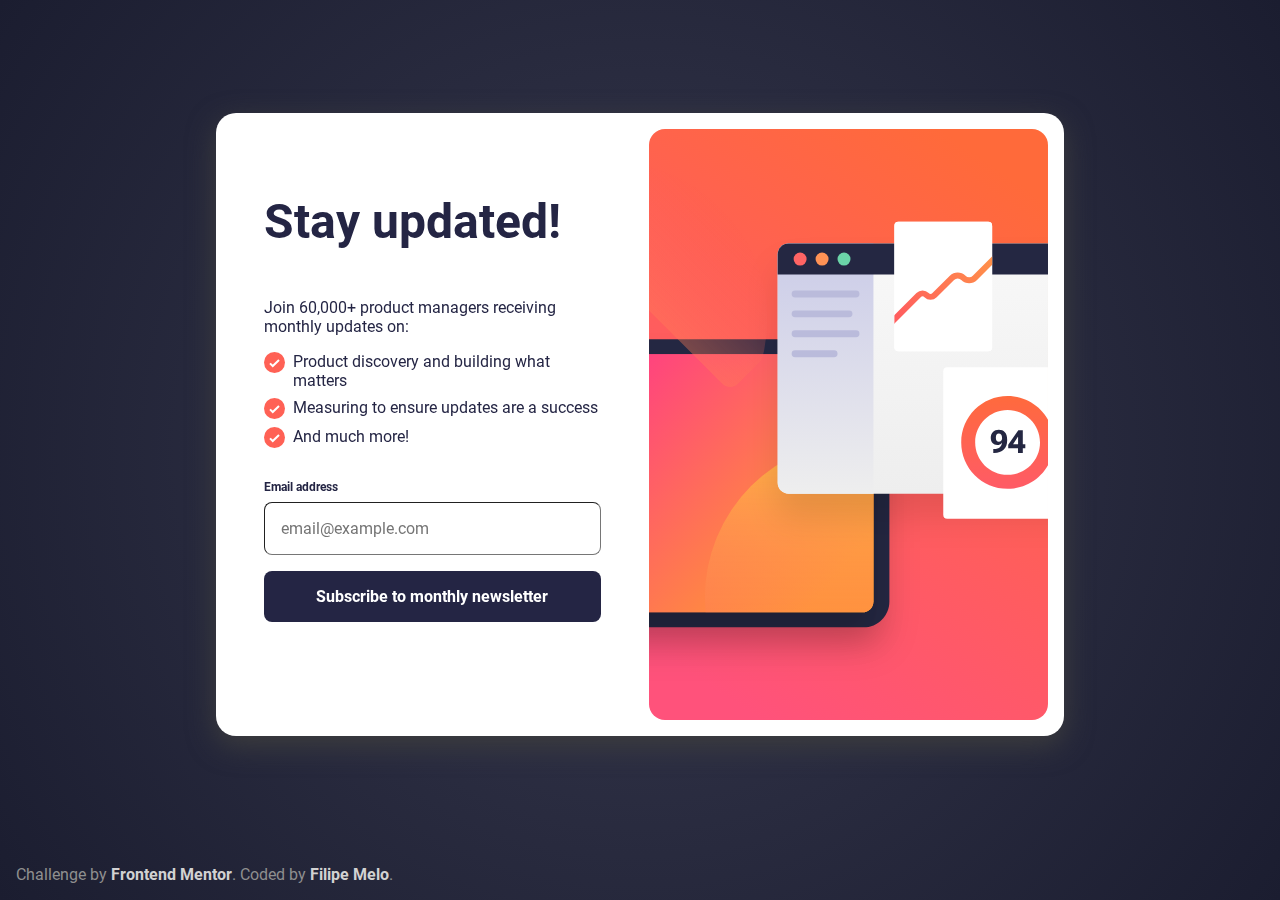
<file: index.html>
<!DOCTYPE html>
<html lang="en">
  <head>
    <meta charset="UTF-8" />
    <meta name="viewport" content="width=device-width, initial-scale=1.0" />
    <link
      rel="icon"
      type="image/png"
      sizes="32x32"
      href="assets/images/favicon-32x32.png"
    />
    <link rel="stylesheet" type="text/css" href="css/main.css" />
    <link rel="stylesheet" type="text/css" href="css/styles.css" />
    <script src="js/main.js" type="text/javascript" defer></script>
    <title>
      Frontend Mentor | Newsletter sign-up form with success message
    </title>
  </head>
  <body>
    <div class="card">
      <div class="card__image mobile">
        <img src="assets/images/illustration-sign-up-mobile.svg" />  
      </div> 
      <main> 
        <h1 class="card__title">Stay updated!</h1>
        <p class="card__subtitle">
          Join 60,000+ product managers receiving monthly updates on:
        </p>
        <ul class="card__benefits-list">
          <li>Product discovery and building what matters</li>
          <li>Measuring to ensure updates are a success</li>
          <li>And much more!</li>
        </ul>
        <form class="card__form" method="get" action="/success.html">
          <div>
            <label for="email">Email address</label>
            <input name="email" type="email" placeholder="email@example.com" />
          </div>
          <button type="submit">Subscribe to monthly newsletter</button>
        </form>
      </main>
      <div class="card__image desktop">
        <img src="assets/images/illustration-sign-up-desktop.svg" /> 
      </div>
    </div>
    <div class="attribution">
      Challenge by
      <a href="https://www.frontendmentor.io?ref=challenge" target="_blank"
        >Frontend Mentor</a
      >. Coded by <a href="https://github.com/filipemelo2002">Filipe Melo</a>.
    </div>
  </body>
</html>
</file>
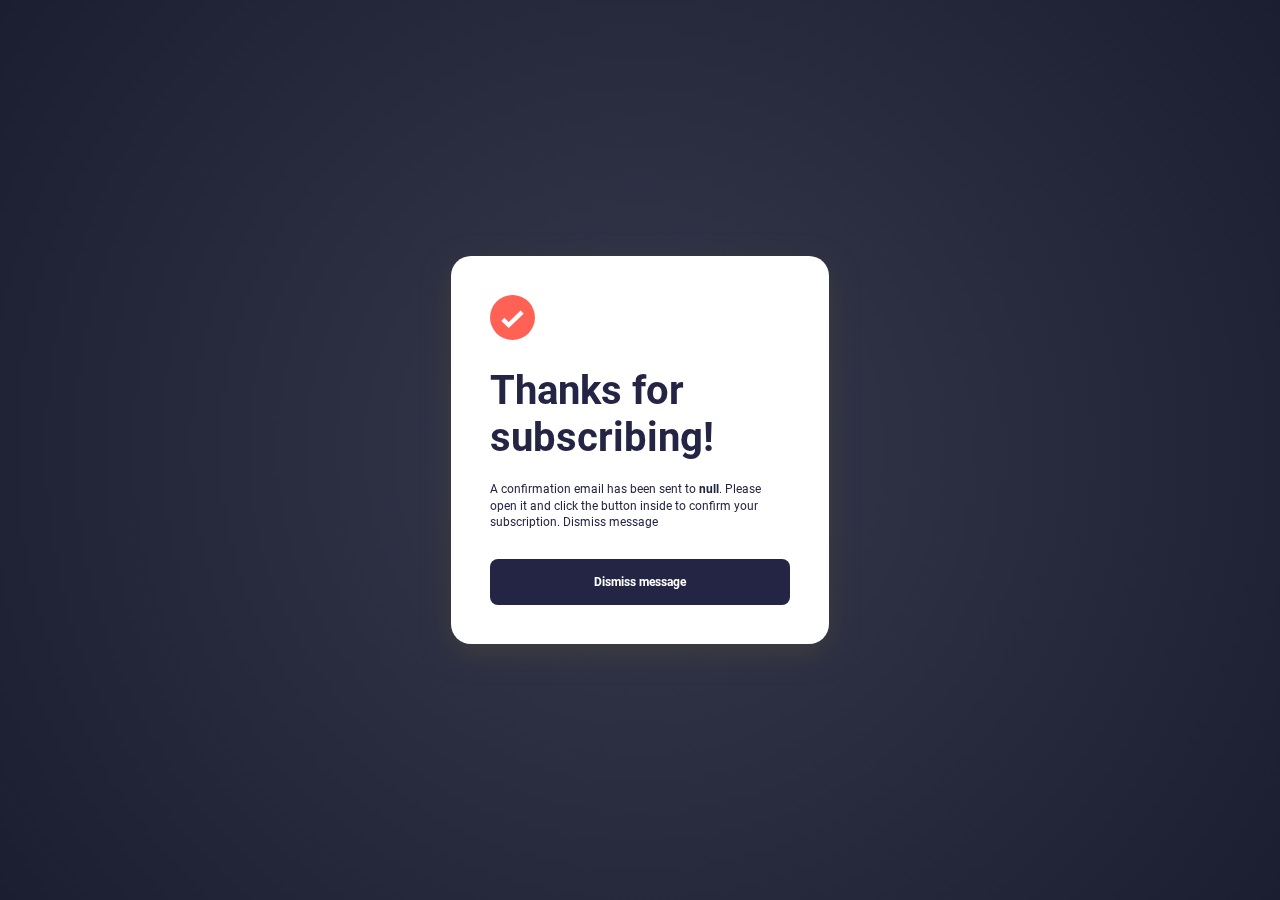
<file: success.html>
<!DOCTYPE html>
<html lang="en">
  <head>
    <meta charset="UTF-8" />
    <meta name="viewport" content="width=device-width, initial-scale=1.0" />
    <link
      rel="icon"
      type="image/png"
      sizes="32x32"
      href="./assets/images/favicon-32x32.png"
    />
    <link rel="stylesheet" type="text/css" href="css/main.css" />
    <link rel="stylesheet" type="text/css" href="css/success-styles.css" />
    <script src="js/success-main.js" type="text/javascript" defer></script>
    <title>
      Frontend Mentor | Newsletter sign-up form with success message
    </title>
  </head>
  <body>
    <div class="card">
      <img src="assets/images/icon-list.svg" />
      <h1>Thanks for subscribing!</h1>
      <p>
        A confirmation email has been sent to
        <b>ash@loremcompany.com</b>. Please open it and click the button inside to
        confirm your subscription. Dismiss message
      </p>
      <a href="/">Dismiss message</a>
    </div>
  </body>
</html>
</file>
<file: css/main.css>
@font-face {
  font-family: roboto;
  src: url("../assets/fonts/Roboto-Regular.ttf");
  font-weight: normal;
}

@font-face {
  font-family: roboto;
  src: url("../assets/fonts/Roboto-Bold.ttf");
  font-weight: bold;
}

* {
  box-sizing: border-box;
}

html {
  font-size: 16px;
}

body {
  background: rgb(54,56,77);
  background: radial-gradient(circle, rgba(54,56,77,1) 0%, rgba(27,29,48,1) 100%);
  font-family: roboto;
  display: flex;
  flex-direction: column;
  position: relative;
  min-height: 100vh;
  margin: 0;
  padding: 0;
}

.attribution {
  position: aboslute;
  bottom: 0;
  padding: 1rem;
  color: #8f8f8f;
}

.attribution a {
  text-decoration: none;
  color: #d2d2d2;
  font-weight: bold;
}
</file>
<file: css/styles.css>
.card {
  background-color: white;
  border-radius: 20px;
  max-width: 848px;
  width: 90%;
  padding: 1rem;
  margin: auto;
  display: flex;
  gap: 1rem;
  color: #242544;
  filter: drop-shadow(0px 9px 14px #3d3d3d);
}

.card main, .desktop {
  flex-grow: 1;
  width: 50%;
  flex-shrink: 1;
  display: flex;
}

.card .card__title {
  font-size: 3rem;
}

.desktop img {
  width: 100%;
}

.mobile {
  display: none;
}

.card main {
  padding: 2rem;
  display: flex;
  flex-direction: column;
}

.card .card__title {
  font-size: 3rem;
}

.card .card__benefits-list {
  list-style: none;
  padding: 0;
  margin: 0;
  display: flex;
  flex-direction: column;
  gap: 0.5rem;
}

.card__benefits-list li {
  display: flex;
  gap: 0.5rem;
}
.card__benefits-list li::before {
  content: ' ';
  display: block;
  width: 21px;
  height: 21px;
  background-image: url("../assets/images/icon-list.svg");
  flex-shrink: 0;
}

.card__form {
  margin-top: 2rem;
  display: flex;
  flex-direction: column;
  gap: 1rem;
}

.card__form div {
  display: flex;
  flex-direction: column;
}

.card__form label {
  font-size: 12px;
  font-weight: bold;
  margin-bottom: 0.5rem;
  position: relative;
}

.card__form input {
  border-radius: 8px;
  padding: 1rem;
  font-family: roboto;
  border-width: 1px;
  font-size: 1rem;
}

.card__form button {
  width: 100%;
  border: none;
  padding: 1rem;
  border-radius: 8px;
  font-family: roboto;
  font-weight: bold;
  font-size: 1rem;
  color: white;
  background: linear-gradient(90deg, #242544 0%, #242544 100%);
  cursor: pointer;
  transition: all 200ms ease;
}

.card__form button:hover {
  background: rgb(255,84,120);
  background: linear-gradient(90deg, rgba(255,84,120,1) 0%, rgba(255,105,62,1) 100%);
  filter: drop-shadow(0px 9px 14px #737373);
}


input:invalid {
  outline: 0;
  border-color: #d9534f;
  border-width: 1px;
  border-style: solid;
  background-color: #FFE8E6;
  color: #d9534f;
  position: relative;
}

label:has(~input:invalid)::after {
  content: 'Valid email required';
  position: absolute;
  right: 0;
  color: #d9534f;
}

@media (min-width: 858px) {
  html {
    font-size: 16px;
  }
}


@media (min-width: 576px) and (max-width: 858px) {
  html {
    font-size: 14px;
  }

  .card .card__title {
    font-size: 2rem;
  }
}

@media (max-width: 576px) {
  .desktop {
    display: none;
  }

  .card {
    flex-direction: column;
    border-radius: 0;
    padding: 0;
    align-items: center;
    width: 100%;
  }

  .card main {
    width: 100%;
    padding-top: 0;
  }

  .card .card__title {
    font-size: 2rem;
  }

  .mobile {
    display: flex;
    width: 100%;
  }

  .mobile img {
    width: 100%;
  }

  html {
    font-size: 16px;
  }
}
</file>
<file: css/success-styles.css>
.card {
  background-color: white;
  border-radius: 20px;
  padding: 2.4375rem;
  margin: auto;
  display: flex;
  flex-direction: column;
  max-width: 23.625rem;
  color: #242544;
  filter: drop-shadow(0px 9px 14px #3d3d3d);
}

.card img {
  width: 2.8125rem;
}


.card h1 {
  font-size: 2.5rem;
  margin-bottom: 0.5rem;
}

.card p {
  font-size: 0.75rem;
  line-height: 1.4;
}

.card a {
  width: 100%;
  text-decoration: none;
  text-align: center;
  border: none;
  padding: 1rem;
  border-radius: 8px;
  font-family: roboto;
  font-weight: bold;
  font-size: 0.75rem;
  color: white;
  background: linear-gradient(90deg, #242544 0%, #242544 100%);
  cursor: pointer;
  transition: all 200ms ease;
  margin-top: 1rem;
}

.card a:hover {
  background: rgb(255,84,120);
  background: linear-gradient(90deg, rgba(255,84,120,1) 0%, rgba(255,105,62,1) 100%);
  filter: drop-shadow(0px 9px 14px #737373);
}


@media (max-width: 426px) {
  .card {
    width: 100vw;
    height: 100dvh;
    margin: 0;
    max-width: unset;
    border-radius: 0;
  }

  .card img {
    margin-top: 40%;
    width: 3rem;
  }

  
  .card p {
    font-size: 0.95rem;
    line-height: 1.4;
  }

  .card a {
    margin-top: auto;
    font-size: 0.95rem;
  }
}
</file>
